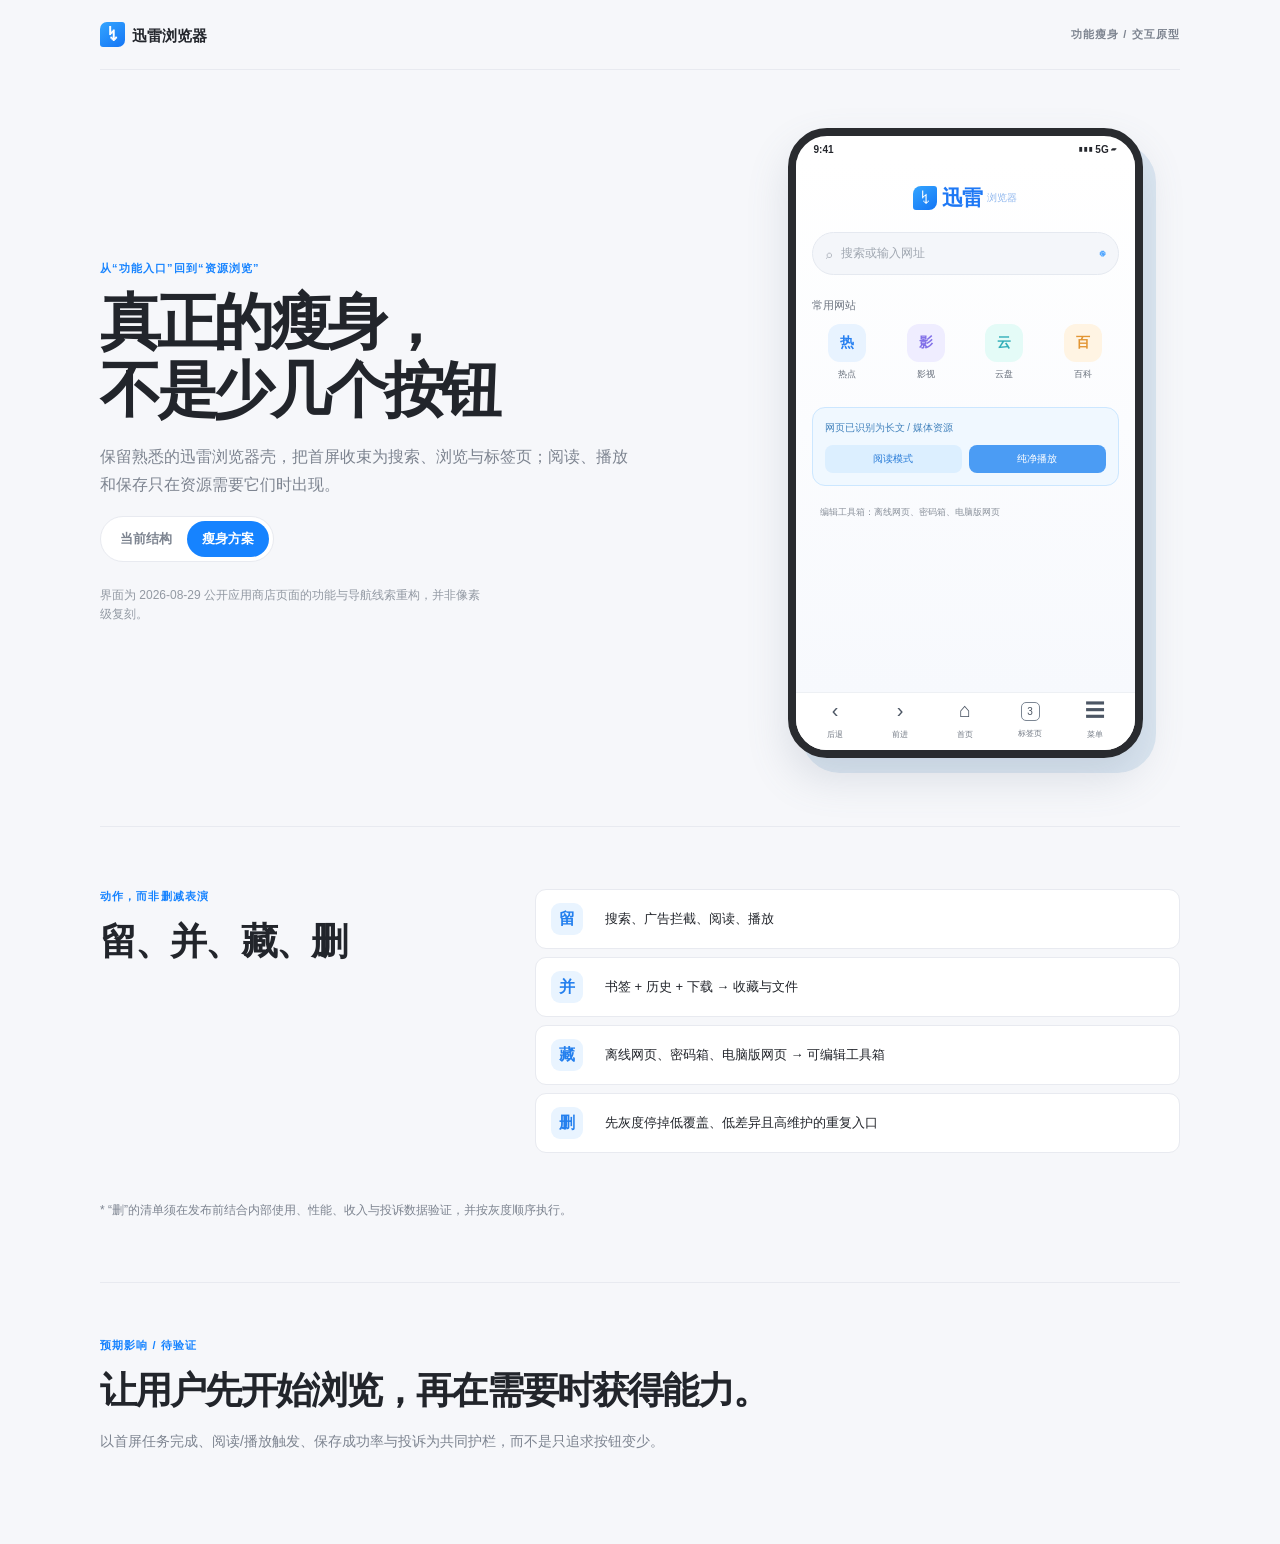
<file: site/demo-browser/index.html>
<!doctype html>
<html lang="zh-CN">
  <head>
    <meta charset="utf-8">
    <meta name="viewport" content="width=device-width, initial-scale=1">
    <meta name="theme-color" content="#ffffff">
    <title>迅雷浏览器：功能瘦身 Demo</title>
    <link rel="stylesheet" href="styles.css">
  </head>
  <body data-active-view="current">
    <main>
      <header class="masthead">
        <a class="brand" href="#top"><span class="brand-mark">↯</span>迅雷浏览器</a>
        <span class="eyebrow">功能瘦身 / 交互原型</span>
      </header>
      <section class="hero" id="top" aria-labelledby="page-title">
        <div class="hero-copy">
          <p class="kicker">从“功能入口”回到“资源浏览”</p>
          <h1 id="page-title">真正的瘦身，不是少几个按钮</h1>
          <p class="lede">保留熟悉的迅雷浏览器壳，把首屏收束为搜索、浏览与标签页；阅读、播放和保存只在资源需要它们时出现。</p>
          <div class="view-switch" role="group" aria-label="切换浏览器版本">
            <button type="button" class="switch-button" data-action="show-current" aria-pressed="true">当前结构</button>
            <button type="button" class="switch-button" data-action="show-lean" aria-pressed="false">瘦身方案</button>
          </div>
          <p class="source-note">界面为 2026-08-29 公开应用商店页面的功能与导航线索重构，并非像素级复刻。</p>
        </div>
        <div class="phone-stage" aria-label="迅雷浏览器当前结构与瘦身方案对比">
          <div class="phone-shell">
            <div class="phone-status"><span>9:41</span><span>▮▮▮ 5G ▰</span></div>
            <section class="browser-view" data-testid="phone-home" data-view="current" aria-label="当前迅雷浏览器首页">
              <div class="xunlei-shell" data-testid="xunlei-shell" data-shell-theme="light">
                <div class="browser-brand"><span class="browser-bolt">↯</span><strong data-testid="xunlei-mark">迅雷</strong><small>浏览器</small></div>
                <div class="browser-address" data-testid="browser-address">⌕ <span>搜索或输入网址</span><b>◉</b></div>
                <p class="quick-title">常用网站</p>
                <div class="quick-grid" aria-label="常用网站"><span><i>热</i>热点</span><span><i>影</i>影视</span><span><i>云</i>云盘</span><span><i>百</i>百科</span></div>
                <p class="baseline-note" data-testid="current-baseline-note">事实基线：2026-08-29 App Store 2.18.0 及公开应用商店信息；七个同权入口为分析示意，并非像素级当前 UI。</p>
                <p class="current-hint">菜单汇集 7 个同权功能入口</p>
              </div>
              <nav class="browser-bottom-nav" data-testid="browser-bottom-nav" aria-label="浏览器底部导航">
                <button type="button"><b>‹</b><span>后退</span></button><button type="button"><b>›</b><span>前进</span></button><button type="button"><b>⌂</b><span>首页</span></button><button type="button"><b class="tab-count">3</b><span>标签页</span></button><button type="button" data-action="open-menu"><b>☰</b><span>菜单</span></button>
              </nav>
            </section>
            <section class="browser-view" data-view="lean" hidden aria-label="瘦身后的迅雷浏览器首页">
              <div class="xunlei-shell" data-testid="xunlei-shell" data-shell-theme="light">
                <div class="browser-brand"><span class="browser-bolt">↯</span><strong data-testid="xunlei-mark">迅雷</strong><small>浏览器</small></div>
                <div class="browser-address" data-testid="browser-address">⌕ <span>搜索或输入网址</span><b>◉</b></div>
                <p class="quick-title">常用网站</p>
                <div class="quick-grid" aria-label="常用网站"><span><i>热</i>热点</span><span><i>影</i>影视</span><span><i>云</i>云盘</span><span><i>百</i>百科</span></div>
                <div class="recognition-card"><span>网页已识别为长文 / 媒体资源</span><div><button type="button" data-action="open-read">阅读模式</button><button type="button" data-action="open-play">纯净播放</button></div></div>
                <button class="toolbox-link" type="button" data-action="open-toolbox">编辑工具箱：离线网页、密码箱、电脑版网页</button>
              </div>
              <nav class="browser-bottom-nav" data-testid="browser-bottom-nav" aria-label="浏览器底部导航">
                <button type="button"><b>‹</b><span>后退</span></button><button type="button"><b>›</b><span>前进</span></button><button type="button"><b>⌂</b><span>首页</span></button><button type="button"><b class="tab-count">3</b><span>标签页</span></button><button type="button" data-action="open-menu"><b>☰</b><span>菜单</span></button>
              </nav>
            </section>
            <aside class="browser-sheet" data-testid="context-panel" aria-live="polite" hidden></aside>
          </div>
        </div>
      </section>
      <section class="decision-section" data-testid="decision-matrix" aria-labelledby="matrix-title">
        <div><p class="kicker">动作，而非删减表演</p><h2 id="matrix-title">留、并、藏、删</h2></div>
        <div class="decision-grid">
          <article><strong>留</strong><span>搜索、广告拦截、阅读、播放</span></article>
          <article><strong>并</strong><span>书签 + 历史 + 下载 → 收藏与文件</span></article>
          <article><strong>藏</strong><span>离线网页、密码箱、电脑版网页 → 可编辑工具箱</span></article>
          <article><strong>删</strong><span>先灰度停掉低覆盖、低差异且高维护的重复入口</span></article>
        </div>
        <p class="footnote">* “删”的清单须在发布前结合内部使用、性能、收入与投诉数据验证，并按灰度顺序执行。</p>
      </section>
      <section class="impact-section" data-testid="expected-impact" aria-labelledby="impact-title">
        <p class="kicker">预期影响 / 待验证</p><h2 id="impact-title">让用户先开始浏览，再在需要时获得能力。</h2>
        <p>以首屏任务完成、阅读/播放触发、保存成功率与投诉为共同护栏，而不是只追求按钮变少。</p>
      </section>
    </main>
    <script src="app.js"></script>
  </body>
</html>
</file>
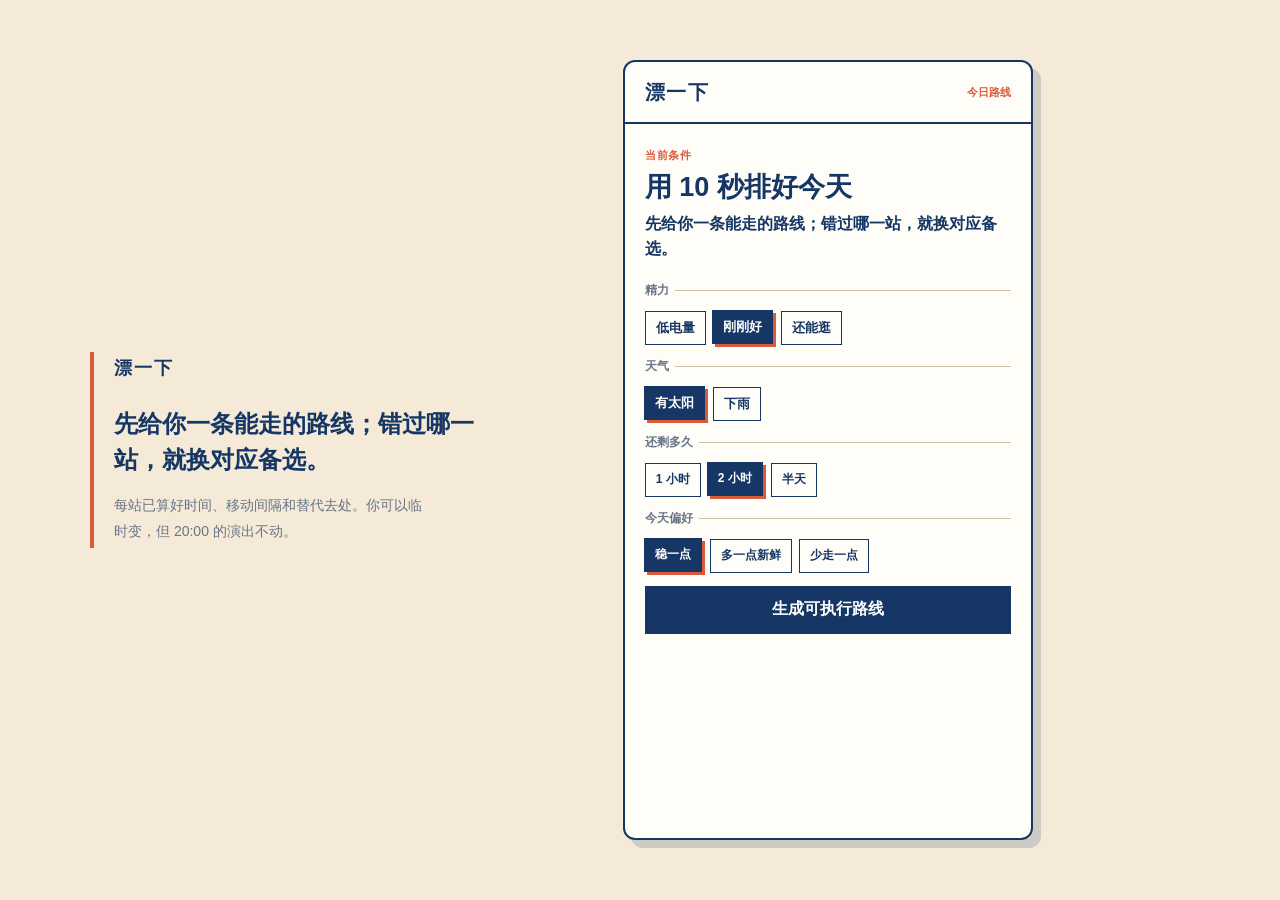
<file: site/demo-ptrip/index.html>
<!doctype html>
<html lang="zh-CN">
<head>
  <meta charset="utf-8">
  <meta name="viewport" content="width=device-width, initial-scale=1">
  <meta name="description" content="漂一下：可执行路线与逐站备选。">
  <title>漂一下｜可执行路线</title>
  <link rel="stylesheet" href="styles.css">
</head>
<body data-screen="setup">
  <main class="stage">
    <aside class="thesis" aria-label="产品说明">
      <p class="brand-display">漂一下</p>
      <p class="plain-promise">先给你一条能走的路线；错过哪一站，就换对应备选。</p>
      <p class="thesis-copy">每站已算好时间、移动间隔和替代去处。你可以临时变，但 20:00 的演出不动。</p>
    </aside>

    <section class="phone" aria-label="漂一下路线原型">
      <header class="phone-head"><h1>漂一下</h1><span class="status-dot">今日路线</span></header>

      <section class="screen setup-screen" aria-labelledby="setup-heading">
        <p class="kicker">当前条件</p>
        <h2 id="setup-heading">用 10 秒排好今天</h2>
        <p class="plain-promise mobile-promise">先给你一条能走的路线；错过哪一站，就换对应备选。</p>
        <form id="trip-form">
          <fieldset>
            <legend>精力</legend>
            <div class="choice-row">
              <label><input type="radio" name="energy" value="low" data-value="low"><span>低电量</span></label>
              <label><input type="radio" name="energy" value="medium" data-value="medium" checked><span>刚刚好</span></label>
              <label><input type="radio" name="energy" value="high" data-value="high"><span>还能逛</span></label>
            </div>
          </fieldset>
          <fieldset>
            <legend>天气</legend>
            <div class="choice-row">
              <label><input type="radio" name="weather" value="sun" data-value="sun" checked><span>有太阳</span></label>
              <label><input type="radio" name="weather" value="rain" data-value="rain"><span>下雨</span></label>
            </div>
          </fieldset>
          <fieldset>
            <legend>还剩多久</legend>
            <div class="choice-row small">
              <label><input type="radio" name="time" value="60"><span>1 小时</span></label>
              <label><input type="radio" name="time" value="120" checked><span>2 小时</span></label>
              <label><input type="radio" name="time" value="240"><span>半天</span></label>
            </div>
          </fieldset>
          <fieldset>
            <legend>今天偏好</legend>
            <div class="choice-row small">
              <label><input type="radio" name="vibe" value="safe" checked><span>稳一点</span></label>
              <label><input type="radio" name="vibe" value="surprise"><span>多一点新鲜</span></label>
              <label><input type="radio" name="vibe" value="rest"><span>少走一点</span></label>
            </div>
          </fieldset>
          <button class="primary" type="submit" data-action="recommend">生成可执行路线</button>
        </form>
      </section>

      <section class="screen choices-screen" aria-labelledby="choices-heading">
        <p class="kicker">路线已预排</p>
        <h2 id="choices-heading">准备好出发</h2>
        <p class="route-note">打开路线后，每一站都有对应备选。</p>
        <button class="primary" type="button" data-action="open-route">查看今天的路线</button>
      </section>

      <section class="screen route-screen" aria-labelledby="route-heading">
        <div class="route-topline"><div><p class="kicker">可执行路线</p><h2 id="route-heading">今天这样走</h2></div><button class="text-action" type="button" data-action="back-setup">重填条件</button></div>
        <p class="route-note" data-testid="route-summary"></p>
        <p class="hard-constraint" data-testid="hard-constraint">硬约束：20:00 演出不可移动</p>
        <div class="timeline" data-timeline aria-live="polite"></div>
        <button class="primary" type="button" data-action="finish-trip">保存这条路线</button>
      </section>

      <section class="screen share-screen" aria-labelledby="share-heading">
        <p class="kicker">路线已保存</p>
        <h2 id="share-heading">今天的调整记录</h2>
        <article class="share-card" data-testid="share-card"></article>
        <button class="primary" type="button" data-action="share-trip">复制路线</button>
        <p class="copy-fallback" data-copy-fallback hidden tabindex="0"></p>
        <button class="text-action" type="button" data-action="restart">重新排一条路线</button>
      </section>
    </section>
  </main>
  <noscript><p class="noscript">漂一下会生成含时间、移动间隔与每站备选的路线；20:00 演出固定不动。</p></noscript>
  <script src="app.js"></script>
</body>
</html>
</file>
<file: site/demo-browser/styles.css>
:root { --ink:#22252b; --muted:#7d8490; --blue:#1683ff; --cyan:#64cfff; --paper:#f6f7fa; --line:#e8eaf0; }
* { box-sizing:border-box; min-width:0; }
[hidden] { display:none !important; }
html,body { overflow-x:hidden; }
body { margin:0; color:var(--ink); background:var(--paper); font-family:"Microsoft YaHei UI","PingFang SC",Arial,sans-serif; }
main { width:min(1080px,calc(100% - 40px)); margin:0 auto; }.masthead { display:flex; align-items:center; justify-content:space-between; padding:22px 0; border-bottom:1px solid var(--line); }.brand { color:var(--ink); text-decoration:none; font-size:15px; font-weight:800; }.brand-mark,.browser-bolt { display:inline-grid; place-items:center; color:#fff; background:linear-gradient(145deg,#33a5ff,#1475f5); }.brand-mark { width:25px; height:25px; margin-right:7px; border-radius:7px 3px 7px 3px; font-size:19px; }.eyebrow,.kicker { color:var(--muted); font-size:11px; font-weight:800; letter-spacing:.1em; }.hero { display:grid; grid-template-columns:minmax(0,1fr) minmax(340px,430px); align-items:center; gap:clamp(46px,9vw,120px); padding:58px 0 68px; }.kicker { margin:0 0 13px; color:var(--blue); } h1,h2,p { margin-top:0; } h1,h2 { text-wrap:balance; } h1 { margin-bottom:19px; font-size:clamp(38px,5vw,61px); line-height:1.1; letter-spacing:-.07em; } h2 { margin-bottom:13px; font-size:clamp(26px,3vw,37px); letter-spacing:-.05em; }.lede { max-width:540px; color:var(--muted); font-size:16px; line-height:1.8; }.view-switch { display:flex; width:fit-content; padding:4px; border:1px solid var(--line); border-radius:999px; background:#fff; }.switch-button { border:0; padding:9px 15px; border-radius:999px; color:var(--muted); background:transparent; cursor:pointer; font-size:13px; font-weight:800; }.switch-button[aria-pressed="true"] { color:#fff; background:var(--blue); }.source-note { max-width:390px; margin:24px 0 0; color:#9299a3; font-size:12px; line-height:1.6; }
.phone-stage { display:grid; place-items:center; }.phone-shell { position:relative; width:min(100%,355px); height:630px; overflow:hidden; border:8px solid #292b2f; border-radius:39px; background:#fff; box-shadow:0 20px 42px #67738930,13px 15px 0 #dce7f2; }.phone-status { display:flex; justify-content:space-between; padding:8px 18px 4px; color:#25272d; font-size:10px; font-weight:700; }.browser-view { position:relative; height:calc(100% - 23px); }.xunlei-shell { height:calc(100% - 58px); padding:18px 16px 14px; background:linear-gradient(180deg,#fff 0,#f7f9fd 100%); }.browser-brand { display:flex; align-items:center; justify-content:center; gap:5px; margin:7px 0 20px; color:#1e78f5; }.browser-bolt { width:24px; height:24px; border-radius:8px 3px 8px 3px; font-size:18px; }.browser-brand strong { font-size:21px; letter-spacing:-.06em; }.browser-brand small { color:#91b8ee; font-size:10px; }.browser-address { display:flex; align-items:center; gap:9px; padding:12px 13px; border:1px solid #e5e9f0; border-radius:22px; color:#a0a7b1; background:#f4f6fa; font-size:12px; }.browser-address b { margin-left:auto; color:#55a8ff; }.quick-title { margin:23px 0 11px; color:#6d7480; font-size:11px; }.quick-grid { display:grid; grid-template-columns:repeat(4,1fr); gap:8px; }.quick-grid span { display:grid; justify-items:center; gap:6px; color:#656d79; font-size:9px; }.quick-grid i { display:grid; place-items:center; width:38px; aspect-ratio:1; border-radius:12px; color:#267ff0; background:#e8f3ff; font-style:normal; font-size:14px; font-weight:800; }.quick-grid span:nth-child(2) i { color:#8270e8; background:#efedff; }.quick-grid span:nth-child(3) i { color:#31aeb8; background:#e4fbf7; }.quick-grid span:nth-child(4) i { color:#e29533; background:#fff4e3; }.baseline-note { margin:22px 0 0; padding:9px 10px; border-left:2px solid #9dceff; color:#818a96; background:#f3f8ff; font-size:9px; line-height:1.55; }.current-hint { margin:14px 0; color:#a0a8b3; font-size:10px; text-align:center; }.recognition-card { margin-top:26px; padding:12px; border:1px solid #cce7ff; border-radius:13px; color:#4383bd; background:#f0f8ff; font-size:10px; line-height:1.5; }.recognition-card div { display:flex; gap:7px; margin-top:10px; }.recognition-card button { flex:1; border:0; padding:7px 5px; border-radius:8px; color:#287bd7; background:#dcefff; font-size:10px; cursor:pointer; }.recognition-card button:last-child { color:#fff; background:#4b9cf4; }.toolbox-link { width:100%; margin-top:12px; padding:8px; border:0; color:#8a919b; background:transparent; font-size:9px; text-align:left; cursor:pointer; }
.browser-bottom-nav { position:absolute; right:0; bottom:0; left:0; display:grid; grid-template-columns:repeat(5,1fr); height:58px; padding:5px 7px 7px; border-top:1px solid #edf0f4; background:#fff; }.browser-bottom-nav button { display:grid; place-items:center; gap:2px; border:0; color:#737a85; background:transparent; cursor:pointer; font-size:8px; }.browser-bottom-nav b { height:21px; color:#4c5664; font-size:20px; font-weight:500; line-height:18px; }.browser-bottom-nav .tab-count { display:grid; place-items:center; width:19px; height:19px; border:1px solid #7d8794; border-radius:5px; font-size:10px; }.browser-sheet { position:absolute; z-index:3; right:0; bottom:0; left:0; padding:13px 16px 19px; border-radius:21px 21px 0 0; background:#fff; box-shadow:0 -9px 25px #425c741a; transform:translateY(16px); opacity:0; transition:transform 180ms ease,opacity 180ms ease; }.browser-sheet.is-open { transform:translateY(0); opacity:1; }.sheet-header { display:flex; align-items:baseline; gap:12px; margin-bottom:13px; }.sheet-header strong { font-size:14px; }.sheet-header span { color:#9098a4; font-size:10px; }.sheet-header button { display:grid; place-items:center; width:22px; height:22px; margin-left:auto; border:0; border-radius:50%; color:#7f8791; background:#f2f4f7; cursor:pointer; font-size:17px; line-height:1; }.sheet-grid { display:grid; grid-template-columns:repeat(3,1fr); gap:12px 8px; }.sheet-item { display:grid; place-items:center; gap:5px; min-height:53px; border:0; border-radius:11px; color:#555d68; background:#f6f8fb; font-size:10px; }.sheet-item i { display:grid; place-items:center; width:25px; height:25px; border-radius:8px; color:#2c8cff; background:#e5f2ff; font-style:normal; }.sheet-item button { border:0; color:inherit; background:transparent; font:inherit; cursor:pointer; }.sheet-note { margin:14px 0 0; color:#9aa2ac; font-size:10px; line-height:1.5; }
.decision-section { display:grid; grid-template-columns:minmax(0,.75fr) minmax(0,1.25fr); gap:48px; padding:62px 0; border-top:1px solid var(--line); }.decision-grid { display:grid; gap:8px; }.decision-grid article { display:grid; grid-template-columns:42px 1fr; align-items:center; gap:12px; padding:13px 15px; border:1px solid var(--line); border-radius:11px; background:#fff; }.decision-grid strong { display:grid; place-items:center; width:32px; height:32px; border-radius:9px; color:#237fee; background:#e9f4ff; }.decision-grid span { font-size:13px; line-height:1.5; }.footnote { grid-column:1/-1; margin:0; color:var(--muted); font-size:12px; line-height:1.6; }.impact-section { padding:55px 0 76px; border-top:1px solid var(--line); }.impact-section p:last-child { max-width:590px; color:var(--muted); font-size:14px; line-height:1.75; }
@media (max-width:760px) { main { width:min(100% - 28px,520px); }.masthead { padding:16px 0; }.eyebrow { display:none; }.hero,.decision-section { grid-template-columns:minmax(0,1fr); gap:32px; }.hero { padding:39px 0 54px; }.phone-stage { order:2; }.phone-shell { width:min(100%,350px); }.decision-section { padding:50px 0; }.impact-section { padding:48px 0 64px; } }
@media (prefers-reduced-motion:reduce) { *,*::before,*::after { scroll-behavior:auto !important; transition-duration:0.01ms !important; animation-duration:0.01ms !important; } }
</file>
<file: site/demo-ptrip/styles.css>
:root {
  --paper: #f4ead7;
  --paper-light: #fffdf7;
  --ink: #163766;
  --accent: #d95b3c;
  --muted: #687486;
  --line: #cfbfa6;
  --active: #f8dca8;
  color: #20242a;
  background: var(--paper);
  font-family: "Microsoft YaHei", "PingFang SC", Arial, sans-serif;
}

* { box-sizing: border-box; }
body { min-width: 320px; margin: 0; background: var(--paper); }
button, input { font: inherit; }
button { cursor: pointer; }
button:focus-visible, input:focus-visible + span { outline: 3px solid var(--accent); outline-offset: 3px; }
.stage { width: min(1100px, calc(100% - 32px)); min-height: 100vh; margin: auto; display: grid; grid-template-columns: minmax(255px, .72fr) 410px; align-items: center; gap: clamp(40px, 10vw, 150px); padding: 32px 0; }
.thesis { border-left: 4px solid var(--accent); padding: 4px 0 4px 20px; }
.brand-display { margin: 0 0 26px; color: var(--ink); font-size: 18px; font-weight: 800; letter-spacing: .12em; }
.plain-promise { margin: 0; color: var(--ink); font-size: 24px; font-weight: 800; line-height: 1.48; }
.thesis-copy { max-width: 310px; margin: 16px 0 0; color: var(--muted); font-size: 14px; line-height: 1.8; }
.phone { width: 410px; min-height: 780px; overflow: hidden; border: 2px solid var(--ink); border-radius: 12px; background: var(--paper-light); box-shadow: 8px 8px 0 rgba(22, 55, 102, .18); }
.phone-head { display: flex; justify-content: space-between; align-items: center; min-height: 62px; border-bottom: 2px solid var(--ink); padding: 15px 20px; }
h1, h2, h3, p { margin-top: 0; }
h1 { margin-bottom: 0; color: var(--ink); font-size: 20px; letter-spacing: .08em; }
h2 { margin-bottom: 9px; color: var(--ink); font-size: 27px; line-height: 1.2; }
h3 { margin-bottom: 4px; color: var(--ink); font-size: 16px; }
.status-dot, .kicker, .timeline-time, .travel-gap { font-family: ui-monospace, SFMono-Regular, Consolas, monospace; }
.status-dot { color: var(--accent); font-size: 11px; font-weight: 800; }
.screen { display: none; padding: 24px 20px; }
body[data-screen="setup"] .setup-screen, body[data-screen="choices"] .choices-screen, body[data-screen="route"] .route-screen, body[data-screen="share"] .share-screen { display: block; }
.kicker { margin-bottom: 8px; color: var(--accent); font-size: 11px; font-weight: 800; letter-spacing: .08em; }
.mobile-promise { margin-bottom: 20px; font-size: 16px; line-height: 1.55; }
fieldset { margin: 0; padding: 12px 0 13px; border: 0; border-top: 1px solid var(--line); }
legend { padding: 0 6px 0 0; color: var(--muted); font-size: 12px; font-weight: 700; }
.choice-row { display: flex; flex-wrap: wrap; gap: 7px; }
.choice-row label { position: relative; }
.choice-row input { position: absolute; opacity: 0; }
.choice-row span { display: inline-block; min-height: 34px; border: 1px solid var(--ink); padding: 7px 10px; color: var(--ink); font-size: 13px; font-weight: 700; }
.choice-row input:checked + span { background: var(--ink); color: white; box-shadow: 3px 3px 0 var(--accent); transform: translate(-1px, -1px); }
.small span { font-size: 12px; }
.primary { width: 100%; min-height: 48px; border: 2px solid var(--ink); padding: 11px 14px; background: var(--ink); color: white; font-weight: 800; }
.primary:hover { background: #24508b; }
.text-action { border: 0; padding: 3px 0; background: transparent; color: var(--ink); font-size: 12px; font-weight: 800; text-decoration: underline; }
.route-note { margin-bottom: 13px; color: var(--muted); font-size: 13px; line-height: 1.55; }
.route-topline { display: flex; justify-content: space-between; align-items: flex-start; gap: 12px; }
.hard-constraint { margin: 0 0 14px; border: 1px solid var(--accent); padding: 8px 10px; background: #fff2e8; color: #934126; font-size: 13px; font-weight: 800; }
.timeline { border-top: 2px solid var(--ink); }
.timeline-stop { display: grid; grid-template-columns: 91px 1fr; gap: 11px; padding: 14px 0; border-bottom: 1px solid var(--line); }
.timeline-stop.is-fallback { margin-inline: -8px; padding-inline: 8px; background: var(--active); border-left: 4px solid var(--accent); }
.timeline-time { padding-top: 3px; color: var(--ink); font-size: 12px; font-weight: 800; line-height: 1.45; }
.stop-meta { margin-bottom: 7px; color: var(--muted); font-size: 12px; }
.fallback { margin: 9px 0; border-left: 2px solid var(--accent); padding-left: 8px; color: #4e5865; font-size: 12px; line-height: 1.5; }
.fallback strong { color: var(--accent); }
.miss-stop { border: 1px solid var(--ink); padding: 6px 8px; background: var(--paper-light); color: var(--ink); font-size: 12px; font-weight: 800; }
.miss-stop:hover { background: var(--ink); color: white; }
.miss-stop:disabled { cursor: default; border-color: var(--line); background: transparent; color: var(--muted); }
.travel-gap { margin-left: 91px; border-left: 1px dashed var(--line); padding: 8px 0 8px 12px; color: var(--muted); font-size: 11px; }
.share-card { margin-bottom: 16px; border: 2px solid var(--ink); padding: 17px; background: var(--paper); }
.share-card h3 { margin-bottom: 14px; font-size: 18px; }
.share-card ol { margin: 0; padding-left: 20px; }
.share-card li { margin-bottom: 8px; font-size: 13px; line-height: 1.5; }
.copy-fallback { padding: 10px; border: 1px dashed var(--ink); font-size: 12px; user-select: all; }
.share-screen .text-action { display: block; margin: 20px auto 0; }
.noscript { position: fixed; right: 8px; bottom: 8px; left: 8px; border: 1px solid var(--ink); padding: 10px; background: white; }
@media (max-width: 760px) {
  .stage { width: 100%; display: block; padding: 0; }
  .thesis { display: none; }
  .phone { width: 100%; min-height: 100vh; border: 0; border-radius: 0; box-shadow: none; }
  .screen { padding: 23px 18px; }
  .timeline-stop { grid-template-columns: 83px 1fr; gap: 9px; }
  .travel-gap { margin-left: 83px; }
}
@media (prefers-reduced-motion: reduce) { *, *::before, *::after { transition: none !important; scroll-behavior: auto !important; } }
</file>
